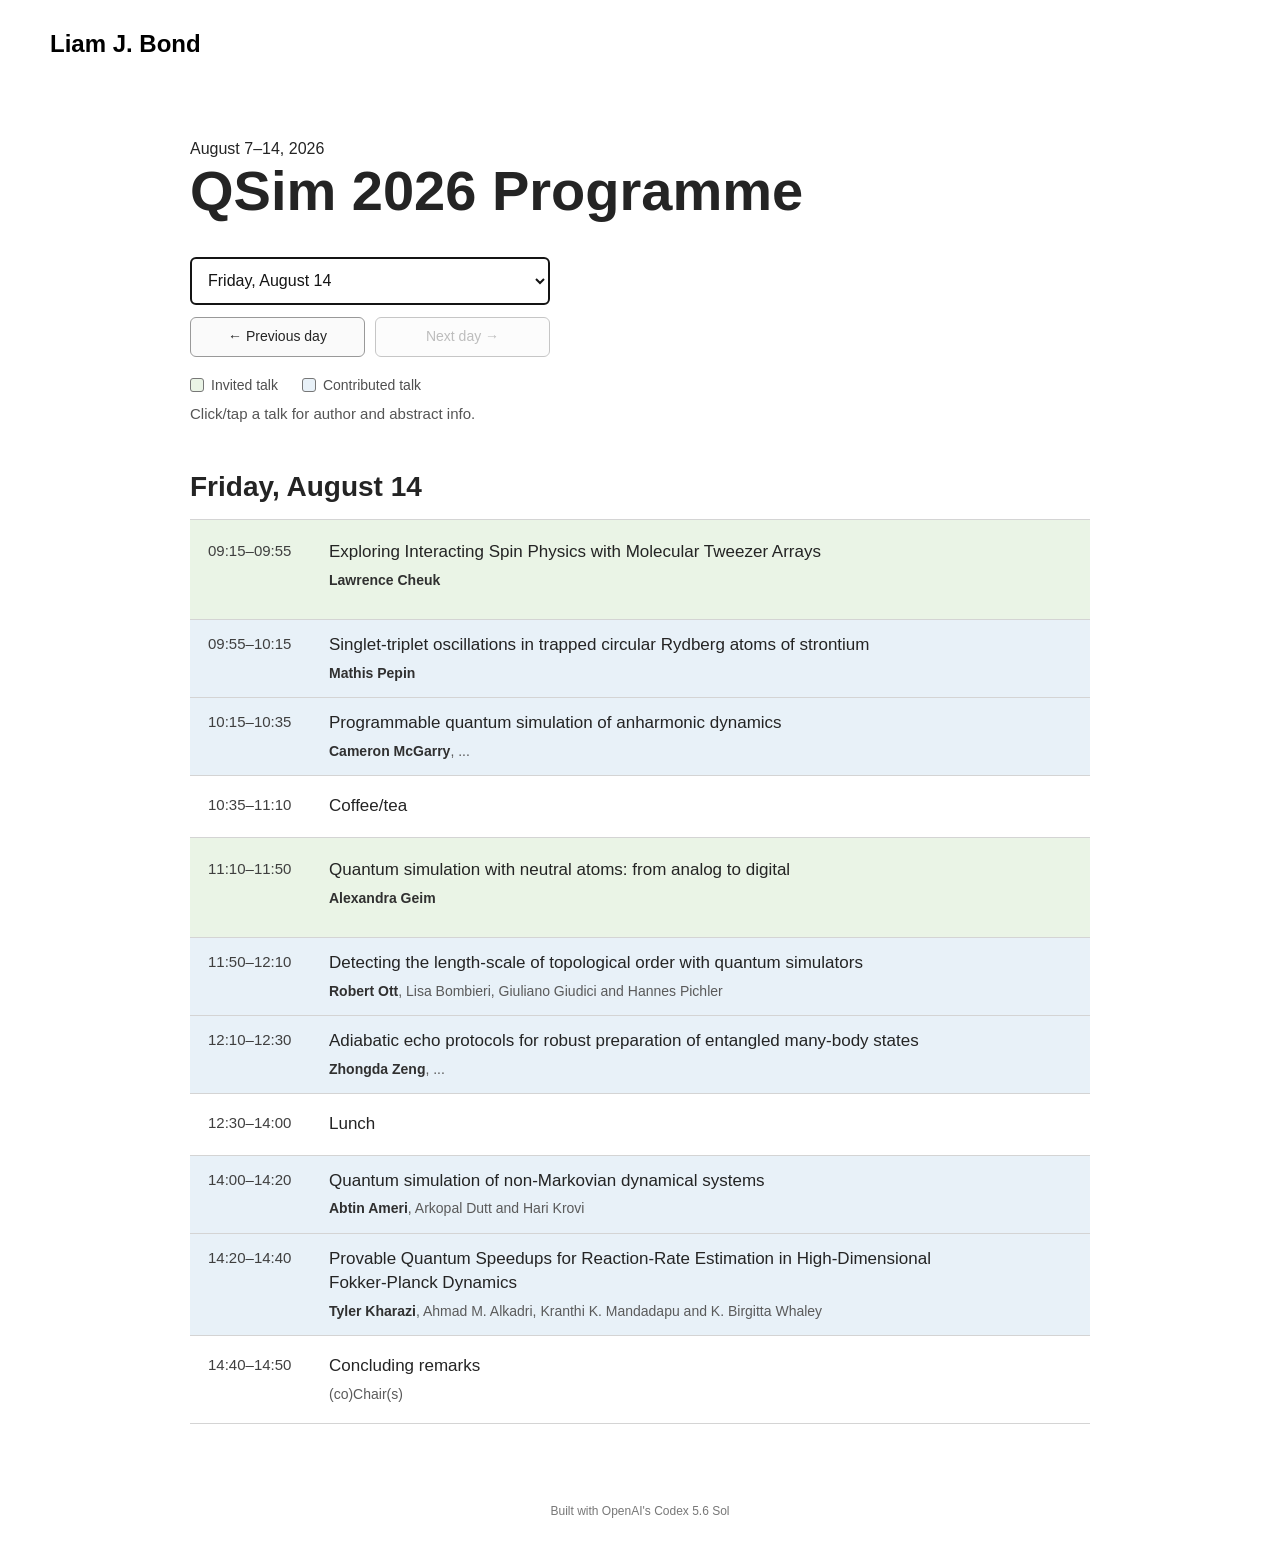
<file: qsim.html>
<!DOCTYPE html>
<html lang="en">
  <head>
    <meta charset="utf-8">
    <meta name="viewport" content="width=device-width, initial-scale=1">
    <meta name="description" content="QSim 2026 summer school and conference programme, August 7–14, 2026.">
    <meta name="robots" content="noindex, nofollow">
    <link rel="icon" href="./assets/images/me.png">
    <title>QSim 2026 Programme</title>
    <link rel="stylesheet" href="./css/layout.css">
    <link rel="stylesheet" href="./css/typography.css">
    <link rel="stylesheet" href="./css/utilities.css">
    <link rel="stylesheet" href="./css/program.css">
  </head>
  <body>
    <nav class="navbar" aria-label="Site navigation">
      <a class="nav-title-link" href="./index.html">
        <span class="nav-title">Liam J. Bond</span>
      </a>
    </nav>

    <main class="program-main">
      <header class="program-header">
        <p class="eyebrow">August 7–14, 2026</p>
        <h1>QSim 2026 Programme</h1>

        <div class="day-picker">
          <select id="day-select" aria-label="Choose a day">
            <optgroup label="Summer school">
              <option value="2026-08-07">Friday, August 7</option>
              <option value="2026-08-08">Saturday, August 8</option>
              <option value="2026-08-09">Sunday, August 9</option>
            </optgroup>
            <optgroup label="Conference">
              <option value="2026-08-10">Monday, August 10</option>
              <option value="2026-08-11">Tuesday, August 11</option>
              <option value="2026-08-12">Wednesday, August 12</option>
              <option value="2026-08-13">Thursday, August 13</option>
              <option value="2026-08-14">Friday, August 14</option>
            </optgroup>
          </select>
          <div class="day-nav">
            <button type="button" id="previous-day">← Previous day</button>
            <button type="button" id="next-day">Next day →</button>
          </div>
        </div>

        <div class="legend" id="conference-legend" aria-label="Conference programme legend" hidden>
          <span><span class="legend-swatch invited-swatch"></span>Invited talk</span>
          <span><span class="legend-swatch contributed-swatch"></span>Contributed talk</span>
        </div>
        <p class="program-intro">Click/tap a talk for author and abstract info.</p>
      </header>

      <section class="program-day" data-date="2026-08-07" aria-labelledby="summer-friday-heading">
        <h2 id="summer-friday-heading">Friday, August 7</h2>
        <p class="day-speaker">Speaker: <strong>Freek Witteveen</strong></p>
        <ol class="schedule">
          <li class="event general"><time>09:00–09:30</time><div><h3>Arrival</h3></div></li>
          <li class="event school"><time>09:30–11:00</time><div><h3>Practical information + lecture</h3><p>A1.02</p></div></li>
          <li class="event break"><time>11:00–11:15</time><div><h3>Break</h3></div></li>
          <li class="event school"><time>11:15–12:15</time><div><h3>Lecture</h3><p>A1.02</p></div></li>
          <li class="event break"><time>12:15–14:00</time><div><h3>Lunch and pubquiz</h3></div></li>
          <li class="event school"><time>14:00–15:00</time><div><h3>Lecture</h3><p>A1.02</p></div></li>
          <li class="event break"><time>15:00–15:15</time><div><h3>Break</h3></div></li>
          <li class="event school"><time>15:15–16:30</time><div><h3>Interactive programme</h3><p>A1.02</p></div></li>
          <li class="event general"><time>16:30–17:45</time><div><h3>Check in Hostel &amp; Travel time to the Dinner location</h3></div></li>
          <li class="event social"><time>17:45–19:45</time><div><h3>Dinner and social event</h3></div></li>
        </ol>
      </section>

      <section class="program-day" data-date="2026-08-08" aria-labelledby="summer-saturday-heading" hidden>
        <h2 id="summer-saturday-heading">Saturday, August 8</h2>
        <p class="day-speaker">Speaker: <strong>Martin Ringbauer</strong></p>
        <ol class="schedule">
          <li class="event school"><time>09:30–10:30</time><div><h3>Lecture</h3><p>A1.02</p></div></li>
          <li class="event break"><time>10:30–10:45</time><div><h3>Break</h3></div></li>
          <li class="event school"><time>10:45–11:45</time><div><h3>Lecture</h3><p>A1.02</p></div></li>
          <li class="event break"><time>11:45–13:00</time><div><h3>Lunch</h3></div></li>
          <li class="event school"><time>13:00–14:00</time><div><h3>Lecture</h3><p>A1.02</p></div></li>
          <li class="event break"><time>14:00–14:15</time><div><h3>Break</h3><p>No catering</p></div></li>
          <li class="event school"><time>14:15–15:30</time><div><h3>Lecture</h3><p>A1.02</p></div></li>
          <li class="event break"><time>15:30–16:00</time><div><h3>Break</h3></div></li>
          <li class="event school"><time>16:00–17:00</time><div><h3>Interactive programme</h3><p>A1.02</p></div></li>
          <li class="event social"><time>17:00–19:30</time><div><h3>Pizza night + puzzle hunt</h3></div></li>
        </ol>
      </section>

      <section class="program-day" data-date="2026-08-09" aria-labelledby="summer-sunday-heading" hidden>
        <h2 id="summer-sunday-heading">Sunday, August 9</h2>
        <p class="day-speaker">Speaker: <strong>Jonas Helsen</strong></p>
        <ol class="schedule">
          <li class="event school"><time>09:30–10:30</time><div><h3>Lecture</h3><p>A1.02</p></div></li>
          <li class="event break"><time>10:30–10:45</time><div><h3>Break</h3></div></li>
          <li class="event school"><time>10:45–11:45</time><div><h3>Lecture</h3><p>A1.02</p></div></li>
          <li class="event break"><time>11:45–13:00</time><div><h3>Lunch</h3></div></li>
          <li class="event school"><time>13:00–14:00</time><div><h3>Lecture</h3><p>A1.02</p></div></li>
          <li class="event break"><time>14:00–14:15</time><div><h3>Break</h3></div></li>
          <li class="event school"><time>14:15–15:30</time><div><h3>Lecture</h3><p>A1.02</p></div></li>
          <li class="event general"><time>15:30–16:00</time><div><h3>Closing remarks</h3></div></li>
        </ol>
      </section>

      <section class="program-day" data-date="2026-08-10" aria-labelledby="monday-heading" hidden>
        <h2 id="monday-heading">Monday, August 10</h2>
        <ol class="schedule">
          <li class="event general">
            <time>08:30–09:15</time>
            <div><h3>Arrival</h3></div>
          </li>
          <li class="event general">
            <time>09:15–09:25</time>
            <div><h3>Welcome and introduction</h3><p>(co)Chair(s)</p></div>
          </li>
          <li class="event invited">
            <time>09:35–10:15</time>
            <div><h3>Velocity-enabled control in metastable strontium arrays</h3><p><strong>Johannes Zeiher</strong></p></div>
          </li>
          <li class="event contributed">
            <time>10:15–10:35</time>
            <div><h3>Observing strong-to-weak spontaneous symmetry breaking in a cold-atom quantum simulator</h3><p><strong>Dorothee Tell</strong>, ...</p></div>
          </li>
          <li class="event break">
            <time>10:35–11:10</time>
            <div><h3>Coffee/tea</h3></div>
          </li>
          <li class="event invited">
            <time>11:10–11:50</time>
            <div><h3>TBA</h3><p><strong>Tony Ransford</strong></p></div>
          </li>
          <li class="event contributed">
            <time>11:50–12:10</time>
            <div><h3>Observation of a Dicke model in a two-dimensional ion crystal: chaos, quantum thermalization, and revivals</h3><p><strong>Sean Muleady</strong>, ...</p></div>
          </li>
          <li class="event contributed">
            <time>12:10–12:30</time>
            <div><h3>Universal Gates from Braiding and Fusing Anyons on Quantum Hardware</h3><p><strong>Chiu Fan Bowen Lo</strong>, ...</p></div>
          </li>
          <li class="event break">
            <time>12:30–14:00</time>
            <div><h3>Lunch</h3></div>
          </li>
          <li class="event invited">
            <time>14:00–14:40</time>
            <div><h3>HamLib and Beyond: Building a Library of Hamiltonians for Quantum Benchmarking</h3><p><strong>Katie Klymko</strong></p></div>
          </li>
          <li class="event contributed">
            <time>14:40–15:00</time>
            <div><h3>Accurate simulation of large-scale Fermi-Hubbard model on a digital quantum processor</h3><p><strong>Gavin S. Hartnett</strong>, ...</p></div>
          </li>
          <li class="event contributed">
            <time>15:00–15:20</time>
            <div><h3>Observation of quantum-field-theory dynamics on a spin-phonon quantum computer</h3><p><strong>Anton Than</strong>, ...</p></div>
          </li>
          <li class="event break">
            <time>15:20–15:50</time>
            <div><h3>Coffee/tea</h3></div>
          </li>
          <li class="event invited">
            <time>15:50–16:30</time>
            <div><h3>Quantum Simulation with Trapped-Ion Qudits</h3><p><strong>Martin Ringbauer</strong></p></div>
          </li>
          <li class="event contributed">
            <time>16:30–16:50</time>
            <div><h3>Measurement-based simulation of lattice gauge theory dynamics with adaptive quantum circuits on a trapped-ion processor</h3><p><strong>Hiroki Sukeno</strong>, Enrico Rinaldi and Takuya Okuda</p></div>
          </li>
          <li class="event social">
            <time>16:50–18:00</time>
            <div><h3>Welcome drinks</h3></div>
          </li>
        </ol>
      </section>

      <section class="program-day" data-date="2026-08-11" aria-labelledby="tuesday-heading" hidden>
        <h2 id="tuesday-heading">Tuesday, August 11</h2>
        <ol class="schedule">
          <li class="event invited"><time>09:15–09:55</time><div><h3>Hybrid Digital-Analog Quantum Simulation with Ultracold Fermions</h3><p><strong>Philipp Preiss</strong></p></div></li>
          <li class="event contributed"><time>09:55–10:15</time><div><h3>Pseudogap at ultralow temperatures in a Fermi-Hubbard quantum simulator</h3><p><strong>Lev Kendrick</strong>, ...</p></div></li>
          <li class="event contributed"><time>10:15–10:35</time><div><h3>Randomized Sparsification of Commuting Unitaries</h3><p><strong>Richard Allen</strong> and Aram Harrow</p></div></li>
          <li class="event break"><time>10:35–11:10</time><div><h3>Coffee/tea</h3></div></li>
          <li class="event invited"><time>11:10–11:50</time><div><h3>How to represent bosons using qubits for quantum simulation</h3><p><strong>Barbara Terhal</strong></p></div></li>
          <li class="event contributed"><time>11:50–12:10</time><div><h3>Theory and Architecture of Weak Transversal Gates</h3><p><strong>Nobuyuki Yoshioka</strong>, ...</p></div></li>
          <li class="event contributed"><time>12:10–12:30</time><div><h3>Significantly cheaper fault-tolerant Trotterization by improved Clifford+T synthesis for small-angle rotations</h3><p><strong>Nick Blunt</strong>, ...</p></div></li>
          <li class="event break"><time>12:30–14:00</time><div><h3>Lunch</h3></div></li>
          <li class="event invited"><time>14:00–14:40</time><div><h3>Observation of Improved Accuracy over Classical Sparse Ground-State Solvers using a Quantum Computer</h3><p><strong>William Kirby</strong></p></div></li>
          <li class="event contributed"><time>14:40–15:00</time><div><h3>Resonant false vacuum decay in two dimensions on a 4000-qubit quantum annealer</h3><p><strong>Gregor Humar</strong>, ...</p></div></li>
          <li class="event contributed"><time>15:00–15:20</time><div><h3>Quantum computation of molecular geometry via many-body nuclear spin echoes</h3><p><strong>Thomas E. O'Brien</strong>, ...</p></div></li>
          <li class="event break"><time>15:20–15:50</time><div><h3>Coffee/tea</h3></div></li>
          <li class="event invited"><time>15:50–16:30</time><div><h3>Tensor network studies of SU(N) Heisenberg and Hubbard models</h3><p><strong>Philippe Corboz</strong></p></div></li>
          <li class="event contributed"><time>16:30–16:50</time><div><h3>Quantum Simulation of Quantum Chromodynamics</h3><p><strong>Carter Gustin</strong>, ...</p></div></li>
          <li class="event social"><time>16:50–18:30</time><div><h3>Poster session 1</h3></div></li>
        </ol>
      </section>

      <section class="program-day" data-date="2026-08-12" aria-labelledby="wednesday-heading" hidden>
        <h2 id="wednesday-heading">Wednesday, August 12</h2>
        <ol class="schedule">
          <li class="event invited"><time>09:15–09:55</time><div><h3>Quasiparticle quantum simulation: a framework for robust quantum advantage across electronic structure theory and dynamics</h3><p><strong>Garnet Chan</strong></p></div></li>
          <li class="event contributed"><time>09:55–10:15</time><div><h3>Verifiable Quantum Advantage via Optimized DQI Circuits</h3><p><strong>Tanuj Khattar</strong>, ...</p></div></li>
          <li class="event contributed"><time>10:15–10:35</time><div><h3>Phase estimation with partially randomized time evolution</h3><p><strong>Jakob Günther</strong>, ...</p></div></li>
          <li class="event break"><time>10:35–11:10</time><div><h3>Coffee/tea</h3></div></li>
          <li class="event invited"><time>11:10–11:50</time><div><h3>Decoded Quantum Sensing with Dipolar and Cavity-Coupled Spins</h3><p><strong>Monika Schleier-Smith</strong></p></div></li>
          <li class="event contributed"><time>11:50–12:10</time><div><h3>Quantum Advantage for Dynamical Phase Transition</h3><p><strong>Jue Xu</strong>, Xiao Yuan and Qi Zhao</p></div></li>
          <li class="event contributed"><time>12:10–12:30</time><div><h3>Near-Term Quantum Simulation Algorithms for the Dynamics of Open Quantum Systems</h3><p><strong>Jin-Peng Liu</strong>, ...</p></div></li>
          <li class="event break"><time>12:30–14:00</time><div><h3>Lunch</h3></div></li>
          <li class="event invited"><time>14:00–14:50</time><div><h3>Panel discussion</h3><p>Panel members: Garnet Chan, Monika Schleier-Smith, Barbara Terhal and Johannes Zeiher. Moderators: Arghavan Safavi-Naini and Kareljan Schoutens</p></div></li>
          <li class="event contributed"><time>14:50–15:10</time><div><h3>Taming Trotter Errors with Quantum Resources</h3><p><strong>Xiangran Zhang</strong>, Jue Xu, Qi Zhao and You Zhou</p></div></li>
          <li class="event contributed"><time>15:10–15:30</time><div><h3>Physically-Motivated Guiding States for Local Hamiltonians</h3><p><strong>Gabriel Waite</strong>, Karl Lin, Samuel Elman and Michael Bremner</p></div></li>
          <li class="event break"><time>15:30–16:00</time><div><h3>Coffee/tea</h3></div></li>
          <li class="event social"><time>16:00–17:30</time><div><h3>Onboarding and canal boat trip to conference dinner</h3><p>For those signed up</p></div></li>
          <li class="event social"><time>17:30–20:30</time><div><h3>Conference dinner</h3><p>For those signed up</p></div></li>
        </ol>
      </section>

      <section class="program-day" data-date="2026-08-13" aria-labelledby="thursday-heading" hidden>
        <h2 id="thursday-heading">Thursday, August 13</h2>
        <ol class="schedule">
          <li class="event invited"><time>09:15–09:55</time><div><h3>Quantum algorithms for stochastic nonlinear differential equations</h3><p><strong>Sergey Bravyi</strong></p></div></li>
          <li class="event contributed"><time>09:55–10:15</time><div><h3>Predicting quantum dynamics of 50+ qubits from matrix product states with limited bond dimension</h3><p><strong>Kostyantyn Kechedzhi</strong></p></div></li>
          <li class="event contributed"><time>10:15–10:35</time><div><h3>Faster quantum chemistry simulations on a quantum computer with improved tensor factorization and active volume compilation</h3><p><strong>Nikolaj Moll</strong>, ...</p></div></li>
          <li class="event break"><time>10:35–11:10</time><div><h3>Coffee/tea</h3></div></li>
          <li class="event invited"><time>11:10–11:50</time><div><h3>Utility-scale electronic structure with under 100k noisy qubits</h3><p><strong>Guang Hao Low</strong></p></div></li>
          <li class="event contributed"><time>11:50–12:10</time><div><h3>Quantum Algorithms for Heterogeneous PDEs: The Neutron Diffusion Eigenvalue Problem</h3><p><strong>Jeffery Yu</strong>, ...</p></div></li>
          <li class="event contributed"><time>12:10–12:30</time><div><h3>Efficient quantum algorithm for linear matrix differential equations and applications to open quantum systems</h3><p><strong>Sophia Simon</strong>, Dominic Berry and Rolando Somma</p></div></li>
          <li class="event break"><time>12:30–14:00</time><div><h3>Lunch</h3></div></li>
          <li class="event invited"><time>14:00–14:40</time><div><h3>Quantum information and simulation with dual-species Rydberg arrays</h3><p><strong>Alexander Impertro</strong></p></div></li>
          <li class="event contributed"><time>14:40–15:00</time><div><h3>One-to-one quantum simulation of the low-dimensional frustrated quantum magnet TmMgGaO4 with 256 qubits</h3><p><strong>Lucas Leclerc</strong>, ...</p></div></li>
          <li class="event contributed"><time>15:00–15:20</time><div><h3>Unified Probe of Quantum Chaos and Ergodicity from Hamiltonian Learning</h3><p><strong>Nik Gjonbalaj</strong>, Christian Kokail, Susanne Yelin and Soonwon Choi</p></div></li>
          <li class="event break"><time>15:20–16:00</time><div><h3>Coffee/tea</h3></div></li>
          <li class="event contributed"><time>16:00–16:20</time><div><h3>Nearly-optimal fermion routing without ancillas</h3><p><strong>Jeffery Yu</strong>, ...</p></div></li>
          <li class="event contributed"><time>16:20–16:40</time><div><h3>Optimal strategies for near-term simulation of fermionic systems with scalable local fermion-to-qubit mappings</h3><p><strong>Manuel Algaba</strong>, ...</p></div></li>
          <li class="event social"><time>16:40–18:30</time><div><h3>Poster session 2</h3></div></li>
        </ol>
      </section>

      <section class="program-day" data-date="2026-08-14" aria-labelledby="friday-heading" hidden>
        <h2 id="friday-heading">Friday, August 14</h2>
        <ol class="schedule">
          <li class="event invited"><time>09:15–09:55</time><div><h3>Exploring Interacting Spin Physics with Molecular Tweezer Arrays</h3><p><strong>Lawrence Cheuk</strong></p></div></li>
          <li class="event contributed"><time>09:55–10:15</time><div><h3>Singlet-triplet oscillations in trapped circular Rydberg atoms of strontium</h3><p><strong>Mathis Pepin</strong></p></div></li>
          <li class="event contributed"><time>10:15–10:35</time><div><h3>Programmable quantum simulation of anharmonic dynamics</h3><p><strong>Cameron McGarry</strong>, ...</p></div></li>
          <li class="event break"><time>10:35–11:10</time><div><h3>Coffee/tea</h3></div></li>
          <li class="event invited"><time>11:10–11:50</time><div><h3>Quantum simulation with neutral atoms: from analog to digital</h3><p><strong>Alexandra Geim</strong></p></div></li>
          <li class="event contributed"><time>11:50–12:10</time><div><h3>Detecting the length-scale of topological order with quantum simulators</h3><p><strong>Robert Ott</strong>, Lisa Bombieri, Giuliano Giudici and Hannes Pichler</p></div></li>
          <li class="event contributed"><time>12:10–12:30</time><div><h3>Adiabatic echo protocols for robust preparation of entangled many-body states</h3><p><strong>Zhongda Zeng</strong>, ...</p></div></li>
          <li class="event break"><time>12:30–14:00</time><div><h3>Lunch</h3></div></li>
          <li class="event contributed"><time>14:00–14:20</time><div><h3>Quantum simulation of non-Markovian dynamical systems</h3><p><strong>Abtin Ameri</strong>, Arkopal Dutt and Hari Krovi</p></div></li>
          <li class="event contributed"><time>14:20–14:40</time><div><h3>Provable Quantum Speedups for Reaction-Rate Estimation in High-Dimensional Fokker-Planck Dynamics</h3><p><strong>Tyler Kharazi</strong>, Ahmad M. Alkadri, Kranthi K. Mandadapu and K. Birgitta Whaley</p></div></li>
          <li class="event general"><time>14:40–14:50</time><div><h3>Concluding remarks</h3><p>(co)Chair(s)</p></div></li>
        </ol>
      </section>
    </main>

    <footer class="codex-credit page-credit">Built with OpenAI's Codex 5.6 Sol</footer>

    <dialog class="talk-dialog" id="talk-dialog" aria-labelledby="talk-dialog-title">
      <form method="dialog">
        <button class="dialog-close" type="submit" aria-label="Close talk details">×</button>
      </form>
      <div class="dialog-content" id="talk-dialog-content">
        <h2 id="talk-dialog-title"></h2>
        <p class="dialog-authors" id="talk-dialog-authors"></p>
        <div class="dialog-abstract" id="talk-dialog-abstract"></div>
      </div>
    </dialog>

    <script src="./js/qsim-talks.js"></script>
    <script>
      (() => {
        const select = document.getElementById('day-select');
        const previousButton = document.getElementById('previous-day');
        const nextButton = document.getElementById('next-day');
        const sections = [...document.querySelectorAll('.program-day')];
        const conferenceLegend = document.getElementById('conference-legend');
        const talkDialog = document.getElementById('talk-dialog');
        const dialogContent = document.getElementById('talk-dialog-content');
        const dialogTitle = document.getElementById('talk-dialog-title');
        const dialogAuthors = document.getElementById('talk-dialog-authors');
        const dialogAbstract = document.getElementById('talk-dialog-abstract');
        const dates = sections.map((section) => section.dataset.date);
        const parts = Object.fromEntries(
          new Intl.DateTimeFormat('en', {
            timeZone: 'Europe/Amsterdam', year: 'numeric', month: '2-digit', day: '2-digit'
          }).formatToParts().map(({ type, value }) => [type, value])
        );
        const today = `${parts.year}-${parts.month}-${parts.day}`;
        const isStandalone = window.matchMedia('(display-mode: standalone)').matches
          || window.navigator.standalone === true;
        const savedDate = isStandalone ? '' : location.hash.slice(1);
        const initialDate = dates.includes(savedDate)
          ? savedDate
          : dates.find((date) => date >= today) || dates[dates.length - 1];

        document.querySelectorAll('.event.invited, .event.contributed').forEach((event) => {
          const title = event.querySelector('h3').textContent.trim();
          if (!window.qsimTalks[title]) return;
          event.classList.add('has-details');
          event.dataset.talk = title;
          event.tabIndex = 0;
          event.setAttribute('role', 'button');
          event.setAttribute('aria-label', `View details for ${title}`);
        });

        const openTalk = (event) => {
          const talk = window.qsimTalks[event.dataset.talk];
          dialogTitle.textContent = event.dataset.talk;
          dialogAuthors.textContent = talk.authors;
          dialogAbstract.textContent = talk.abstract;
          talkDialog.showModal();
          dialogContent.scrollTop = 0;
          requestAnimationFrame(() => {
            dialogContent.scrollTop = 0;
            requestAnimationFrame(() => { dialogContent.scrollTop = 0; });
          });
        };

        const showDay = (date) => {
          const index = dates.indexOf(date);
          sections.forEach((section) => { section.hidden = section.dataset.date !== date; });
          conferenceLegend.hidden = date < '2026-08-10';
          select.value = date;
          previousButton.disabled = index === 0;
          nextButton.disabled = index === dates.length - 1;
          history.replaceState(null, '', `${location.pathname}${location.search}`);
        };

        select.addEventListener('change', () => showDay(select.value));
        previousButton.addEventListener('click', () => showDay(dates[dates.indexOf(select.value) - 1]));
        nextButton.addEventListener('click', () => showDay(dates[dates.indexOf(select.value) + 1]));
        document.addEventListener('click', (event) => {
          const talk = event.target.closest('.has-details');
          if (talk) openTalk(talk);
        });
        document.addEventListener('keydown', (event) => {
          if (!event.target.matches('.has-details') || !['Enter', ' '].includes(event.key)) return;
          event.preventDefault();
          openTalk(event.target);
        });
        talkDialog.addEventListener('click', (event) => {
          if (event.target === talkDialog) talkDialog.close();
        });
        talkDialog.addEventListener('close', () => { dialogContent.scrollTop = 0; });
        window.addEventListener('hashchange', () => {
          const date = location.hash.slice(1);
          if (dates.includes(date)) showDay(date);
        });
        showDay(initialDate);
      })();
    </script>
  </body>
</html>
</file>
<file: css/layout.css>
* {
  box-sizing: border-box;
}

html {
  text-size-adjust: none;
  -webkit-text-size-adjust: none;
  -moz-text-size-adjust: none;
  -ms-text-size-adjust: none;
}

body {
  margin: 0;
  -webkit-font-smoothing: antialiased;
  -moz-osx-font-smoothing: grayscale;
}




/* Main Page Layout */

#main-content {
  margin: 225px 425px;
  display: flex;
  flex-direction: column;
  gap: 64px;
}




/* Portfolio Header */

#portfolio-header {
  display: flex;
  gap: 20px;
  align-items: center;
}

#portfolio-header-image-container {
  display: flex;
  flex-direction: column;
  gap: 10px;
  flex-basis: 50%;
}

.portfolio-header-image {
  width: 100%;
  height: auto;
}

#portfolio-header-text-container {
  display: flex;
  flex-direction: column;
  gap: 34px;
  flex-basis: 50%;
}

/* Keep desktop text beside image. */
@media only screen and (min-width: 801px) {
  #portfolio-header {
    gap: 32px;
  }

  #portfolio-header-image-container {
    flex: 0 0 auto;
  }

  #portfolio-header-text-container {
    flex: 1 1 0;
  }
}




/* About Section */

#about-section {
  display: flex;
  flex-direction: column;
  gap: 16px;
}

.about-section-content {
  display: flex;
  flex-direction: column;
  gap: 20px;
}




/* Project Section */

#my-work-section {
  display: flex;
  flex-direction: column;
  gap: 16px;
}

.projects-container {
  display: flex;
  gap: 34px 16px;
  flex-wrap: wrap;
}

    /* Project Cards */

    .project-card {
      max-width: calc((100% - 32px) / 3);
      display: flex;
      flex-direction: column;
      gap: 34px;
    }

    .project-card-text-container {
      flex-direction: column;
      display: flex;
      gap: 16px
    }

    .project-image {
      width: 100%;
      height: 200px;
      object-fit: cover;
      object-position: center;
    }




/* Project Pages */

#project-header {
  display: flex;
  flex-direction: column;
  gap: 16px;
}

.project-header-image {
  width: 100%;
  height: auto;
}

#project-details {
  display: flex;
  flex-direction: column;
  gap: 16px;
}

.project-details-content {
  display: flex;
  flex-direction: column;
  gap: 34px;
}

    /* Project Gallery */

    #project-gallery {
      display: flex;
      flex-direction: column;
      gap: 16px;
    }

    .project-gallery-content {
      display: flex;
      flex-wrap: wrap;
      gap: 34px 16px;
    }

    .gallery-image-container {
      width: 100%;
      display: flex;
      flex-direction: column;
      gap: 10px;
    }

    .gallery-image-container.half-width {
      width: calc((100% - 16px) / 2);
    }

    .gallery-image {
      width: 100%;
      height: auto;
    }


/* Extra Extra large devices (large laptops and desktops, 1200px and below) */
@media only screen and (max-width: 1600px) {
  #main-content {
    margin: 225px 275px;
  }
}

/* Extra large devices (large laptops and desktops, 1200px and below) */
@media only screen and (max-width: 1200px) {
  #main-content {
    margin: 225px 175px;
  }
}

/* Large devices (laptops/desktops, 1000px and below) */
@media only screen and (max-width: 1000px) {
  #main-content {
    margin: 225px 75px;
  }
}

/* Small devices (portrait tablets and large phones, 800px and below) */
@media only screen and (max-width: 800px) {
  #main-content {
    margin: 150px 50px;
  }

  #portfolio-header {
    flex-direction: column;
  }

  .project-card {
    max-width: calc((100% - 16px) / 2);
  }
}

/* Small devices (portrait tablets and large phones, 600px and below) */
@media only screen and (max-width: 600px) {
  #main-content {
    margin: 125px 20px;
  }

  .project-card {
    max-width: 100%;
  }
}
</file>
<file: css/typography.css>
body {
  font-family: "Helvetica Neue", Helvetica, Arial, sans-serif;
}

.nav-title {
  font-weight: 700;
  font-size: 24px;
}

.button-text {
  font-size: 14px;
  font-weight: 700;
}

.image-caption {
  font-size: 14px;
  font-weight: 500;
}

.main-title {
  font-size: 40px;
  font-weight: 700;
}

.subheader-text {
  font-size: 20px;
  font-weight: 700;
}

.body-text {
  font-size: 16px;
  font-weight: 500;
}

.project-card-text {
  overflow: hidden;
  text-overflow: ellipsis;
  display: -webkit-box;
  -webkit-line-clamp: 4;
  -webkit-box-orient: vertical;
}

.project-title {
  overflow: hidden;
  text-overflow: ellipsis;
  display: -webkit-box;
  -webkit-line-clamp: 1;
  -webkit-box-orient: vertical;
}
</file>
<file: css/utilities.css>
/* Icons */

.right-arrow-icon {
  width: 16px;
  height: 16px;
  margin-top: 1px;
}

.footer-icon {
  width: 20px;
  height: 20px;
}

a.icon-link {
  transition: transform 200ms ease-in-out;
}

a.icon-link:hover {
  cursor: pointer;
  stroke-width: 5;
  margin: 0;
  transform: rotate(15deg);
}


/* Navbar Styling */

.navbar {
  width: 100%;
  padding: 30px 50px;
  display: flex;
  justify-content: space-between;
  align-items: center;
  position: fixed;
  top: 0;
  left: 0;
}

.nav-title-link {
  color: black;
  text-decoration: none;
}

.nav-title-link:hover {
  text-decoration: underline;
}

/* Small devices (portrait tablets and large phones, 800px and below) */
@media only screen and (max-width: 800px) {
  .navbar {
    padding: 20px 20px;
    background-color: white
  }
}


/* Button Styling */

a.button {
  padding: 8px 16px;
  border: 3px solid #141414;
  border-radius: 50px;
  color: black;
  text-decoration: none;
  width: fit-content;
  display: flex;
  gap: 5px;
  align-items: center;
}

a.button:hover {
  text-decoration: underline;
  text-decoration-thickness: 2px;
  cursor: pointer;
}


/* Footer Styling */

#footer {
  width: 100%;
  display: flex;
  padding: 30px 50px;
  justify-content: center;
  align-items: center;
  gap: 16px;
}

.codex-credit {
  color: #777;
  font-size: 12px;
  text-align: center;
}

.page-credit {
  width: 100%;
  padding: 0 20px 30px;
}

/* Link Styling */
a.no-underline {
  text-decoration: none;
  color: black
}

a.no-underline:hover {
  text-decoration: underline;
  cursor: pointer;
}

/* Small devices (portrait tablets and large phones, 800px and below) */
@media only screen and (max-width: 800px) {
  #footer {
    padding: 20px 20px;
  }
}
</file>
<file: css/program.css>
.program-main {
  width: min(900px, calc(100% - 40px));
  margin: 0 auto;
  padding: 140px 0 80px;
  color: #242424;
}

.navbar {
  z-index: 10;
  background: white;
}

.program-header {
  margin-bottom: 48px;
}

.program-header h1 {
  margin: 4px 0 8px;
  font-size: clamp(36px, 7vw, 56px);
  font-weight: 600;
  line-height: 1.05;
}

.eyebrow {
  margin: 0;
  font-weight: 500;
}

.program-intro {
  margin: 12px 0 0;
  color: #555;
  font-size: 15px;
}

.day-picker {
  max-width: 360px;
  margin-top: 36px;
}

.day-picker select {
  width: 100%;
  min-height: 48px;
  padding: 10px 12px;
  border: 2px solid #141414;
  border-radius: 6px;
  background: white;
  color: #141414;
  font: inherit;
}

.day-nav {
  display: grid;
  grid-template-columns: 1fr 1fr;
  gap: 10px;
  margin-top: 12px;
}

.day-nav button {
  width: 100%;
  min-height: 40px;
  padding: 7px 8px;
  border: 1px solid #999;
  border-radius: 6px;
  -webkit-appearance: none;
  appearance: none;
  background: #fafafa;
  color: #242424;
  font: inherit;
  font-size: 14px;
  font-weight: 500;
  line-height: 1.2;
  cursor: pointer;
}

.day-nav button:hover:not(:disabled) {
  background: #f4f4f4;
}

.day-nav button:disabled {
  color: #888;
  cursor: default;
  opacity: .55;
}

.day-picker select:focus-visible,
.day-nav button:focus-visible {
  outline: 3px solid #8ab4f8;
  outline-offset: 2px;
}

.legend {
  display: flex;
  flex-wrap: wrap;
  gap: 12px 24px;
  margin-top: 20px;
  color: #4f4f4f;
  font-size: 14px;
  font-weight: 400;
}

.legend > span {
  display: inline-flex;
  align-items: center;
  gap: 7px;
}

.legend-swatch {
  width: 14px;
  height: 14px;
  border: 1px solid #777;
  border-radius: 3px;
}

.invited-swatch,
.event.invited {
  background: #eaf4e6;
}

.contributed-swatch,
.event.contributed {
  background: #e8f1f8;
}

.event.school {
  background: #edf7fa;
}

.program-day h2 {
  margin: 0 0 16px;
  font-size: 28px;
  font-weight: 600;
  line-height: 1.2;
}

.day-speaker {
  margin: -8px 0 16px;
  color: #4f4f4f;
  font-size: 15px;
}

.day-speaker strong {
  color: #303030;
  font-weight: 600;
}

.schedule {
  margin: 0;
  padding: 0;
  list-style: none;
  border-top: 1px solid #d4d4d4;
}

.event {
  display: grid;
  grid-template-columns: 105px minmax(0, 1fr);
  gap: 16px;
  padding: 18px;
  border-bottom: 1px solid #d4d4d4;
}

.event > div {
  max-width: 68ch;
}

.event.invited {
  min-height: 100px;
  padding-top: 20px;
  padding-bottom: 20px;
}

.event.contributed {
  min-height: 78px;
  padding-top: 13px;
  padding-bottom: 13px;
}

.event time {
  padding-top: 2px;
  color: #3f3f3f;
  font-size: 15px;
  font-weight: 500;
  font-variant-numeric: tabular-nums;
  white-space: nowrap;
}

.event h3 {
  margin: 0;
  font-size: 17px;
  font-weight: 500;
  line-height: 1.45;
}

.event p {
  margin: 5px 0 0;
  color: #5a5a5a;
  font-size: 14px;
  font-weight: 400;
  line-height: 1.5;
}

.event strong {
  color: #303030;
  font-weight: 600;
}

.event.has-details {
  cursor: pointer;
}

.event.has-details:hover {
  box-shadow: inset 0 0 0 2px rgba(20, 20, 20, .12);
}

.event.has-details:focus-visible {
  position: relative;
  z-index: 1;
  outline: 3px solid #5b91d1;
  outline-offset: -3px;
}

.event.break {
  background: white;
}

.event.social {
  background: #fff3d6;
}

[hidden] {
  display: none !important;
}

.talk-dialog {
  width: min(680px, calc(100% - 32px));
  max-height: min(80vh, 720px);
  padding: 0;
  border: 0;
  border-radius: 10px;
  box-shadow: 0 18px 60px rgba(0, 0, 0, .25);
  color: #242424;
  overflow: hidden;
}

.talk-dialog::backdrop {
  background: rgba(0, 0, 0, .42);
}

.talk-dialog form {
  margin: 0;
}

.dialog-close {
  position: absolute;
  top: 12px;
  right: 12px;
  z-index: 2;
  width: 38px;
  height: 38px;
  padding: 0;
  border: 0;
  border-radius: 50%;
  -webkit-appearance: none;
  appearance: none;
  background: #f0f0f0;
  color: #333;
  font: inherit;
  font-size: 24px;
  line-height: 1;
  cursor: pointer;
}

.dialog-content {
  box-sizing: border-box;
  max-height: inherit;
  padding: 28px 30px 32px;
  overflow-y: auto;
  -webkit-overflow-scrolling: touch;
}

.dialog-close:hover {
  background: #e5e5e5;
}

.dialog-close:focus-visible {
  outline: 3px solid #5b91d1;
  outline-offset: 2px;
}

.talk-dialog h2 {
  margin: 0 44px 12px 0;
  font-size: 24px;
  font-weight: 600;
  line-height: 1.3;
}

.dialog-authors {
  margin: 0 0 24px;
  color: #555;
  font-size: 14px;
  line-height: 1.55;
}

.dialog-abstract {
  font-size: 16px;
  line-height: 1.6;
  white-space: pre-line;
}

@media only screen and (max-width: 600px) {
  .program-main {
    width: min(100% - 32px, 900px);
    padding-top: 105px;
  }

  .program-header {
    margin-bottom: 36px;
  }

  .day-picker {
    max-width: none;
    margin-top: 28px;
  }

  .day-nav {
    margin-top: 14px;
  }

  .day-nav button {
    min-height: 42px;
  }

  .event {
    grid-template-columns: 88px minmax(0, 1fr);
    gap: 12px;
    padding: 16px 12px;
  }

  .event.invited {
    min-height: 94px;
    padding-top: 19px;
    padding-bottom: 19px;
  }

  .event.contributed {
    min-height: 74px;
    padding-top: 12px;
    padding-bottom: 12px;
  }

  .event h3 {
    font-size: 16px;
  }

  .talk-dialog {
    width: calc(100% - 20px);
    max-height: calc(100dvh - 20px);
  }

  .dialog-content {
    padding: 22px 18px 26px;
  }

  .talk-dialog h2 {
    margin-right: 42px;
    font-size: 21px;
  }

  .dialog-abstract {
    font-size: 15px;
  }
}
</file>
